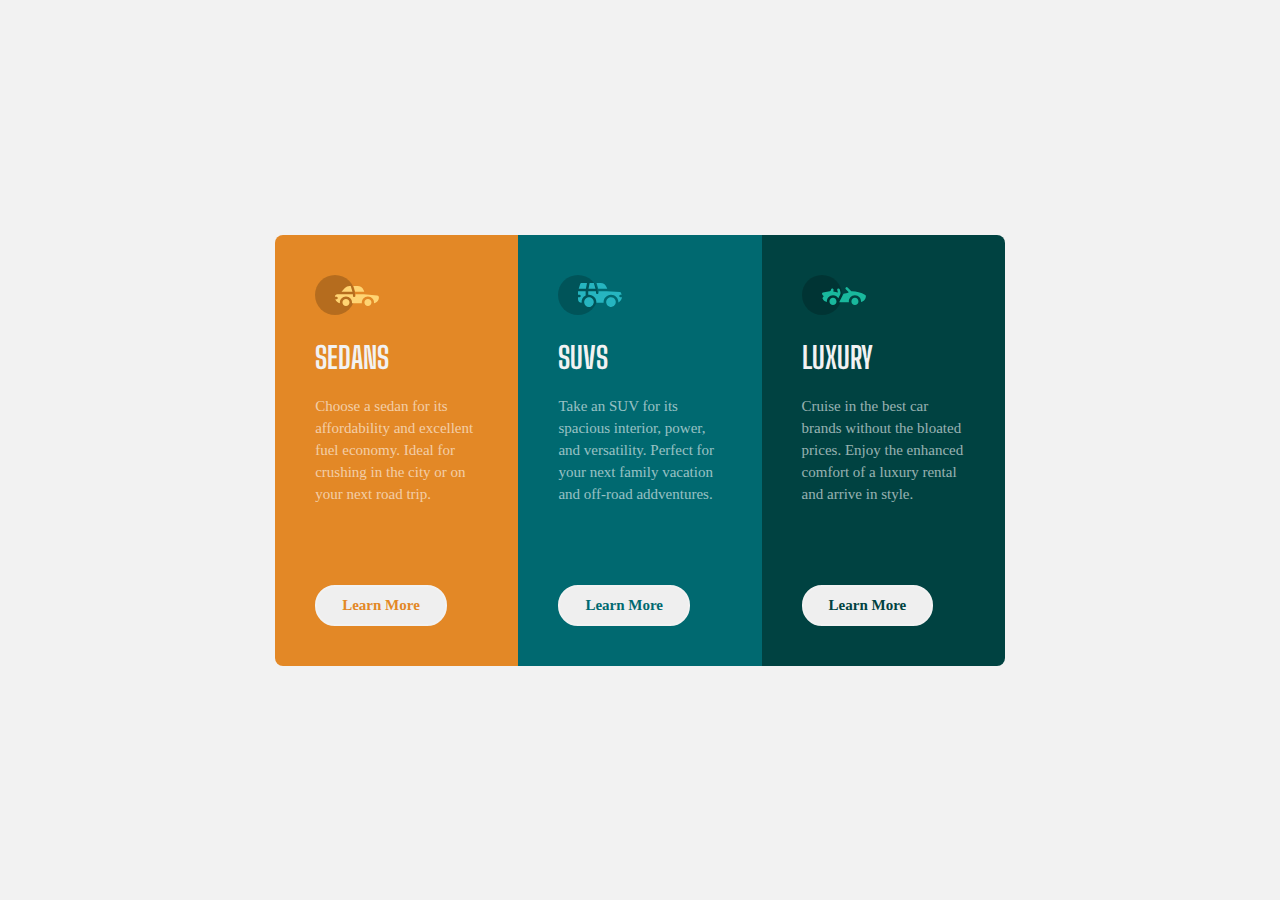
<file: index.html>
<!DOCTYPE html>
<html lang="en">
<head>
    <meta charset="UTF-8">
    <meta http-equiv="X-UA-Compatible" content="IE=edge">
    <meta name="viewport" content="width=device-width, initial-scale=1.0">
    <link rel="stylesheet" href="style.css">
    <title>Flexbox page</title>
</head>
<body>
    <div class="flex-container">
        <div class="flex1">
            <img src="/images/icon-sedans.svg" alt="">
            <h1>sedans</h1>
            <p>Choose a sedan for its affordability and excellent fuel economy. Ideal for crushing in the city or on your next road trip.</p>
            <button class="btn1">Learn More</button>
        </div>
        <div class="flex2">
            <img src="/images/icon-suvs.svg" alt="">
            <h1>suvs</h1>
            <p>Take an SUV for its spacious interior, power, and versatility. Perfect for your next family vacation and off-road addventures.</p>
            <button class="btn2">Learn More</button>
        </div>
        <div class="flex3">
            <img src="/images/icon-luxury.svg" alt="">
            <h1>Luxury</h1>
            <p>Cruise in the best car brands without the bloated prices. Enjoy the enhanced comfort of a luxury rental and arrive in style.</p>
            <button class="btn3">Learn More</button>
        </div>
    </div>
</body>
</html>
</file>
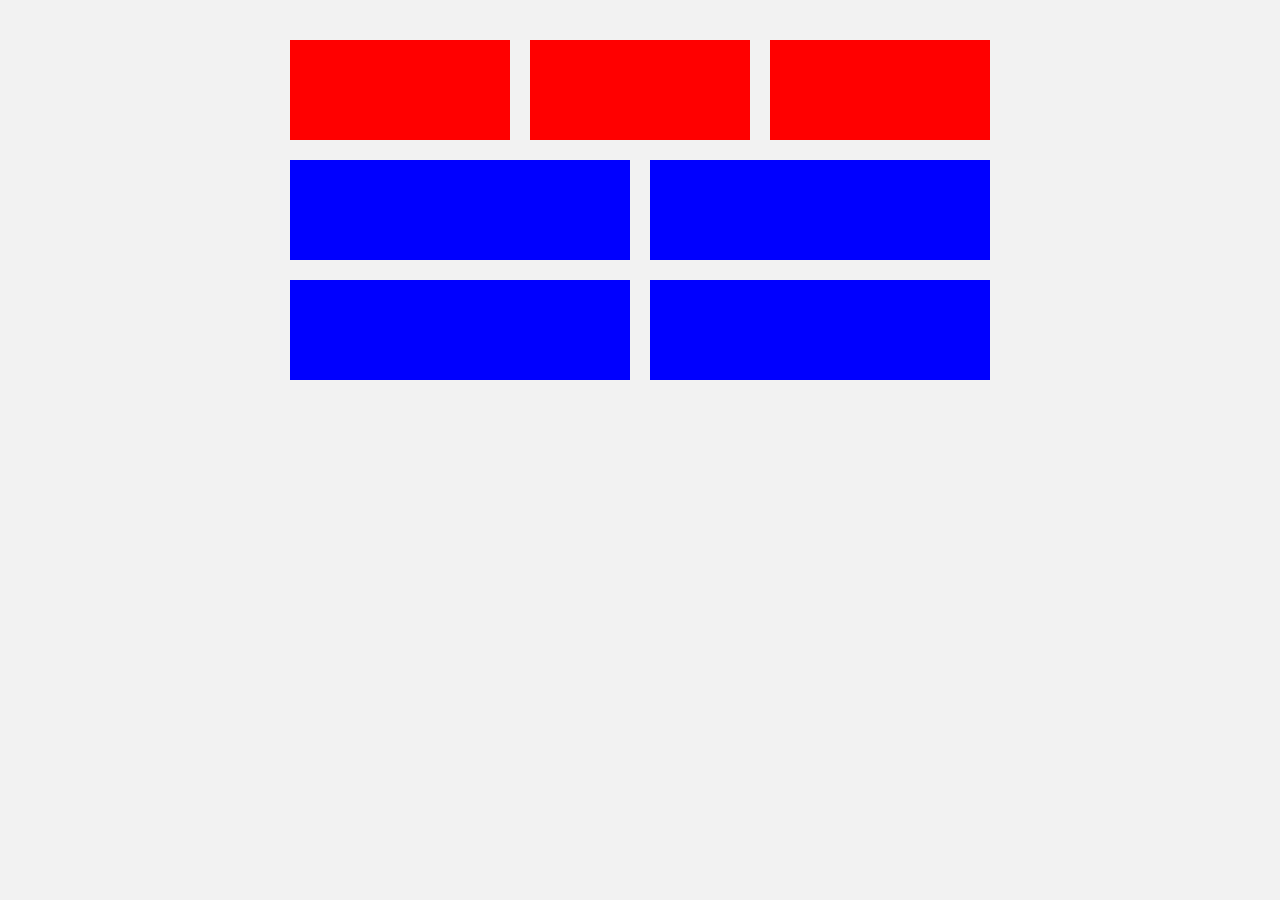
<file: grid.html>
<!DOCTYPE html>
<html lang="en">
<head>
    <meta charset="UTF-8">
    <meta http-equiv="X-UA-Compatible" content="IE=edge">
    <meta name="viewport" content="width=device-width, initial-scale=1.0">
    <link rel="stylesheet" href="style.css">
    <title>Document</title>
</head>
<body>
    <div class="container">
        <div class="grid-container1">
            <div></div>
            <div></div>
            <div></div>
        </div>
        <div class="grid-container2">
            <div></div>
            <div></div>
            <div></div>
            <div></div>
            
        </div>
    </div>
    
</body>
</html>
</file>
<file: style.css>
@import url('https://fonts.googleapis.com/css2?family=Lexend+Deca&display=swap');
@import url('https://fonts.googleapis.com/css2?family=Big+Shoulders+Display:wght@700&display=swap');

*{
    box-sizing: border-box;
    margin: 0;
    padding: 0;
}

body{
    background-color: hsl(0, 0%, 95%);
    font-size: 15px;
}

.flex-container{
    display: flex;
    align-items: center;
    justify-content: center;
    min-height: 100vh;
    max-width:57vw;
    margin: 0 auto;
}

.flex-container > div{
    flex: 1;
    padding: 40px;
}

.flex1{
    background-color: hsl(31, 77%, 52%);
    border-top-left-radius: 8px;
    border-bottom-left-radius: 8px;
}

.flex2{
    background-color: hsl(184, 100%, 22%);
}

.flex3{
    background-color: hsl(179, 100%, 13%);
    border-top-right-radius: 8px;
    border-bottom-right-radius: 8px;
}

h1{
    color: hsl(0, 0%, 95%);
    font-family: 'Big Shoulders Display', cursive;
    font-weight: 700;
    padding: 20px 0; 
    text-transform: uppercase;

}

p{
    color: hsla(0, 0%, 100%, 0.75);
    font-family: 'Lexend Deca' sans-serif;
    font-weight: 400;
    line-height: 22px;
    opacity: 0.8;
    padding-bottom: 80px;
    text-align:left;
    
}

button{
    display: inline-block;
    font-size: 15px;
    font-family: 'Big Shoulders Display', cursive;
    font-weight: 700;
    border: 2px solid hsl(0, 0%, 95%); 
    font-family: serif;
    border-radius: 20px;
    padding: 10px 25px;
    cursor: pointer;
}

button.btn1{
    color: hsl(31, 77%, 52%);
}

button.btn2{
    color: hsl(184, 100%, 22%);
}

button.btn3{
    color: hsl(179, 100%, 13%);
}

button.btn1:hover{
    border: 2px solid hsl(0, 0%, 95%);
    color: hsl(0, 0%, 95%);
    background-color: hsl(31, 77%, 52%);
    
}

button.btn2:hover{
    border: 2px solid hsl(0, 0%, 95%);
    color: hsl(0, 0%, 95%);
    background-color: hsl(184, 100%, 22%);
}
button.btn3:hover{
    border: 2px solid hsl(0, 0%, 95%);
    color: hsl(0, 0%, 95%);
    background-color: hsl(179, 100%, 13%);
}


/*Grid Container*/

.container{
    display: grid;
    grid-template-rows: repeat(1, 1fr);
    gap: 20px;
    margin: 40px 0;
}

.grid-container1{
    display: grid;
    grid-template-columns: repeat(3, 1fr);
    grid-gap: 20px;
    max-height: 50vh;
    width: 700px;
    margin: 0 auto;
}

.grid-container1 > div{
    height: 100px;
    background-color: red;
}


.grid-container2{
    display: grid;
    grid-template-columns: repeat(2, 1fr);
    grid-gap: 20px;
    max-height: 50vh;
    width: 700px;
    margin: 0 auto;
}


.grid-container2 > div{
    height: 100px;
    background-color: blue;
}
</file>
